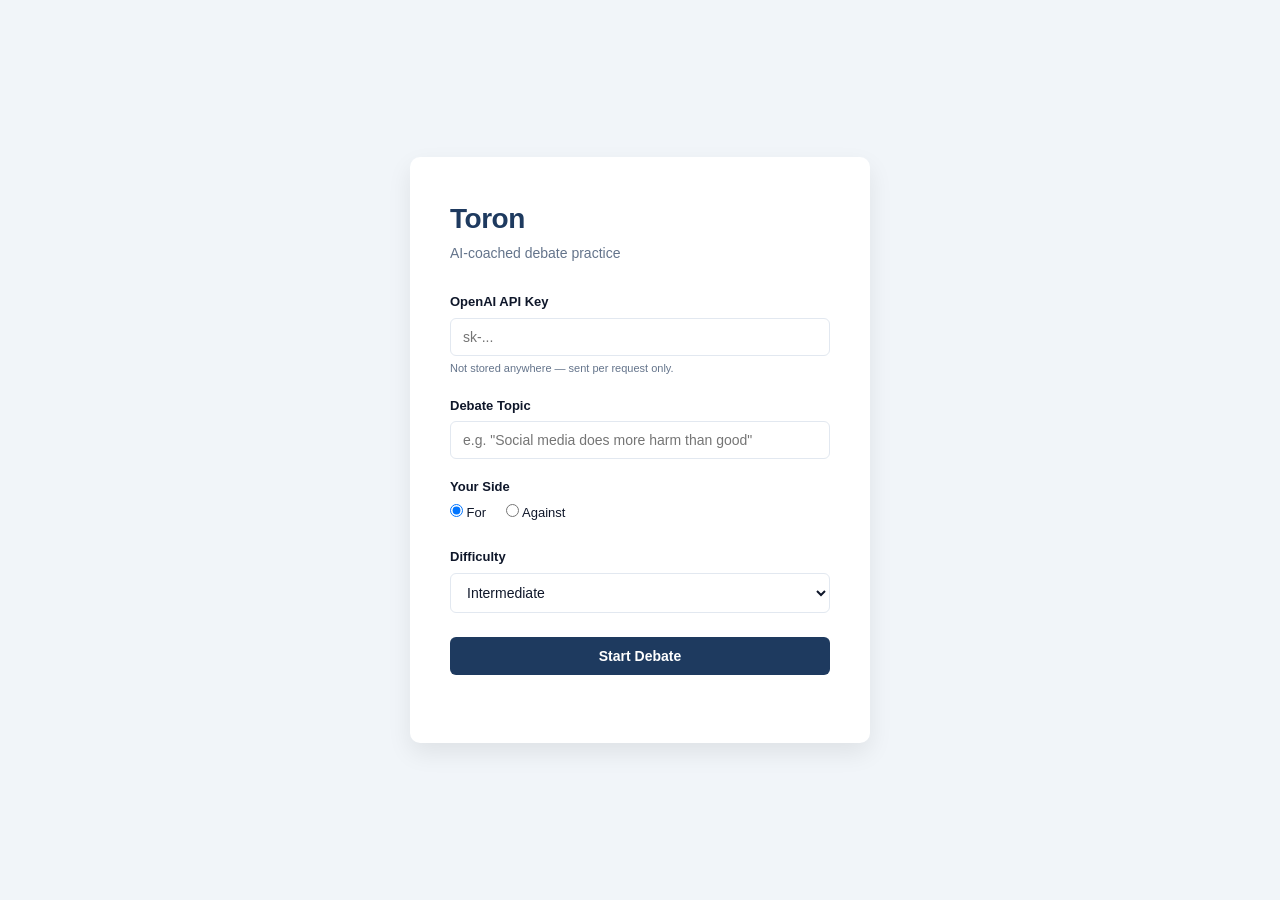
<file: index.html>
<!DOCTYPE html>
<html lang="en">
<head>
  <meta charset="UTF-8" />
  <meta name="viewport" content="width=device-width, initial-scale=1.0" />
  <title>Toron — AI-Coached Debate Practice</title>
  <link rel="stylesheet" href="/static/style.css" />
</head>
<body>

  <!-- ============================================================= -->
  <!-- SETUP SCREEN                                                    -->
  <!-- ============================================================= -->
  <div id="setup-screen" class="screen active">
    <div class="setup-card">
      <h1 class="logo">Toron</h1>
      <p class="tagline">AI-coached debate practice</p>

      <div class="form-group">
        <label for="api-key">OpenAI API Key</label>
        <input id="api-key" type="password" placeholder="sk-..." autocomplete="off" />
        <span class="hint">Not stored anywhere — sent per request only.</span>
      </div>

      <div class="form-group">
        <label for="topic">Debate Topic</label>
        <input id="topic" type="text" placeholder='e.g. "Social media does more harm than good"' />
      </div>

      <div class="form-group">
        <label>Your Side</label>
        <div class="radio-group">
          <label class="radio-label">
            <input type="radio" name="side" value="for" checked /> For
          </label>
          <label class="radio-label">
            <input type="radio" name="side" value="against" /> Against
          </label>
        </div>
      </div>

      <div class="form-group">
        <label for="difficulty">Difficulty</label>
        <select id="difficulty">
          <option value="beginner">Beginner</option>
          <option value="intermediate" selected>Intermediate</option>
          <option value="advanced">Advanced</option>
        </select>
      </div>

      <button id="start-btn" class="btn-primary" onclick="startDebate()">
        Start Debate
      </button>
      <p id="setup-error" class="error"></p>
    </div>
  </div>

  <!-- ============================================================= -->
  <!-- DEBATE SCREEN                                                   -->
  <!-- ============================================================= -->
  <div id="debate-screen" class="screen">

    <!-- Top bar -->
    <header class="debate-header">
      <div class="header-left">
        <span class="logo-sm">Toron</span>
        <span id="header-topic" class="header-topic"></span>
      </div>
      <div class="header-right">
        <span id="turn-counter" class="turn-badge">Turn 1</span>
        <button id="toggle-notes-btn" class="btn-ghost" onclick="toggleNotes()">
          Notes ▸
        </button>
        <button class="btn-danger-sm" onclick="endDebate()">End Debate</button>
      </div>
    </header>

    <div class="debate-body">

      <!-- Chat panel -->
      <div class="chat-panel">
        <div id="chat-messages" class="chat-messages"></div>
        <div class="chat-input-bar">
          <textarea
            id="user-input"
            placeholder="Make your argument..."
            rows="2"
            onkeydown="handleInputKey(event)"
          ></textarea>
          <button id="send-btn" class="btn-primary btn-send" onclick="sendMessage()">
            Send
          </button>
        </div>
      </div>

      <!-- Notes panel -->
      <div id="notes-panel" class="notes-panel collapsed">
        <h3 class="notes-title">Internal Notes</h3>
        <p class="notes-subtitle">Alignment &amp; debugging view</p>

        <div class="notes-section">
          <h4>🟦 AI's Arguments</h4>
          <ul id="notes-ai-points" class="notes-list">
            <li class="empty">No arguments yet.</li>
          </ul>
        </div>

        <div class="notes-section">
          <h4>🟩 Student's Arguments</h4>
          <ul id="notes-student-points" class="notes-list">
            <li class="empty">No arguments yet.</li>
          </ul>
        </div>

        <div class="notes-section">
          <h4>📋 Coach Observations</h4>
          <ul id="notes-coach-obs" class="notes-list">
            <li class="empty">No observations yet.</li>
          </ul>
        </div>
      </div>
    </div>
  </div>

  <!-- ============================================================= -->
  <!-- REPORT CARD MODAL                                               -->
  <!-- ============================================================= -->
  <div id="report-overlay" class="overlay">
    <div class="report-card">
      <h2>Report Card</h2>
      <div id="report-grade" class="grade"></div>
      <p id="report-summary" class="report-summary"></p>

      <div id="report-scores" class="scores-grid"></div>

      <div class="report-section">
        <h4>💪 Strongest Moment</h4>
        <p id="report-strength"></p>
      </div>

      <div class="report-section">
        <h4>🎯 Biggest Area for Growth</h4>
        <p id="report-weakness"></p>
      </div>

      <div class="report-section">
        <h4>📝 Key Takeaways</h4>
        <ul id="report-takeaways"></ul>
      </div>

      <button class="btn-primary" onclick="resetApp()">New Debate</button>
    </div>
  </div>

  <!-- ============================================================= -->
  <!-- LOADING OVERLAY                                                 -->
  <!-- ============================================================= -->
  <div id="loading-overlay" class="overlay loading-overlay">
    <div class="spinner"></div>
    <p id="loading-text">Thinking...</p>
  </div>

  <script src="/static/app.js"></script>
</body>
</html>
</file>
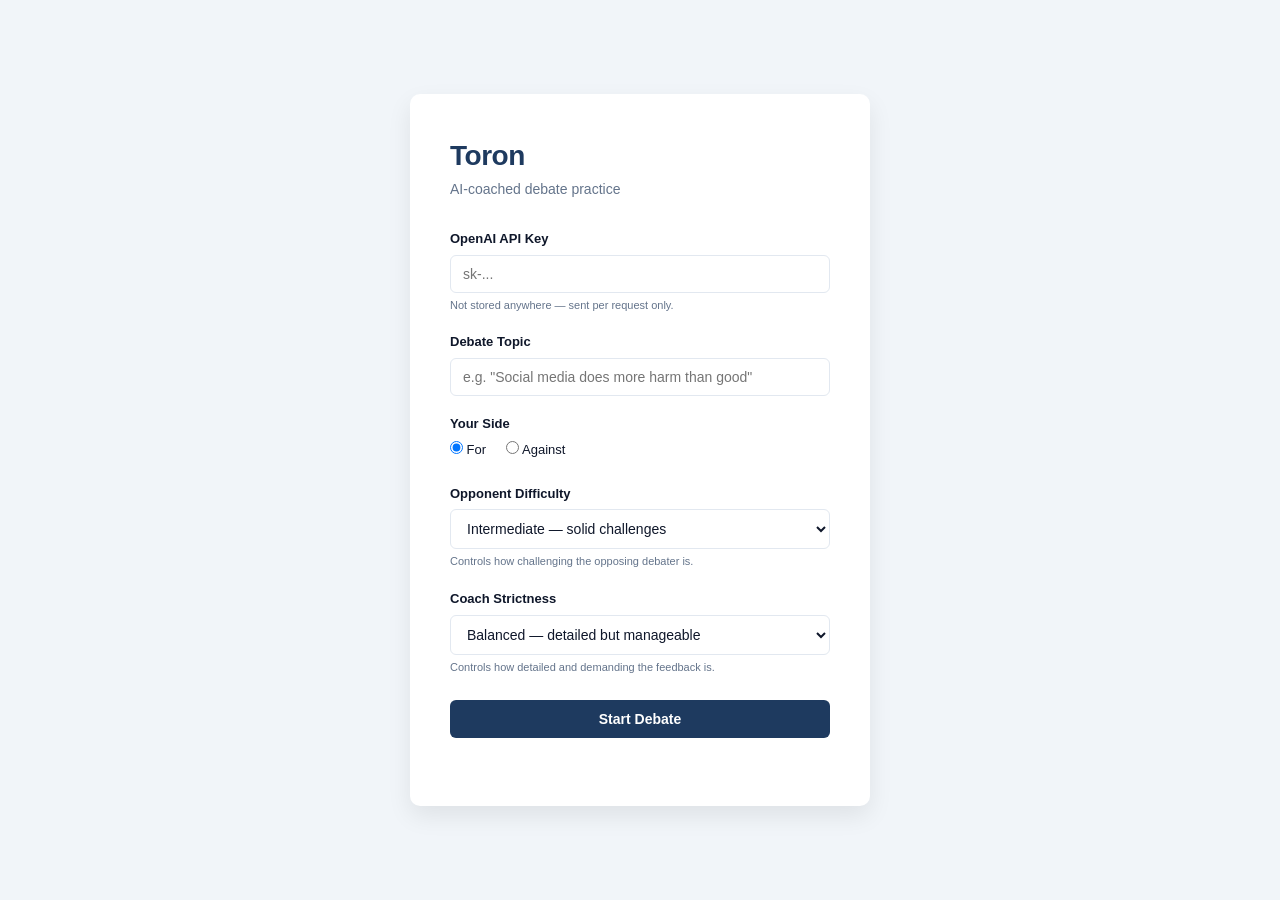
<file: static/index.html>
<!DOCTYPE html>
<html lang="en">
<head>
  <meta charset="UTF-8" />
  <!-- viewport meta makes the page responsive on mobile -->
  <meta name="viewport" content="width=device-width, initial-scale=1.0" />
  <title>Toron — AI-Coached Debate Practice</title>
  <link rel="stylesheet" href="/static/style.css" />
</head>
<body>

  <!--
    THREE SCREENS, one visible at a time:
      1. setup-screen   — config form (visible on load via class="active")
      2. debate-screen   — chat + notes panel
      3. report-overlay  — modal with scores (overlays debate screen)

    Screen switching is done in app.js by adding/removing the .active class.
    CSS rule: .screen { display: none } / .screen.active { display: flex }

    Plus a loading-overlay shown during OpenAI API calls.

    Element IDs are referenced in app.js via document.getElementById().
    CSS classes are toggled via el.classList.add/remove/toggle().
    onclick= attributes call functions defined in app.js.
  -->


  <!-- ============================================================= -->
  <!-- SCREEN 1: SETUP — Visible on page load                        -->
  <!-- ============================================================= -->
  <!-- class="active" makes this the initially visible screen -->
  <div id="setup-screen" class="screen active">
    <!-- Centered card containing the config form -->
    <div class="setup-card">
      <h1 class="logo">Toron</h1>
      <p class="tagline">AI-coached debate practice</p>

      <!--
        API key input. type="password" masks the characters.
        autocomplete="off" prevents browsers from caching it.
        JS reads the value via: document.getElementById("api-key").value
      -->
      <div class="form-group">
        <label for="api-key">OpenAI API Key</label>
        <input id="api-key" type="password" placeholder="sk-..." autocomplete="off" />
        <span class="hint">Not stored anywhere — sent per request only.</span>
      </div>

      <!-- Debate topic — free text input -->
      <div class="form-group">
        <label for="topic">Debate Topic</label>
        <input id="topic" type="text" placeholder='e.g. "Social media does more harm than good"' />
      </div>

      <!--
        Side selection. Radio buttons with name="side" form a group
        (only one can be selected at a time).
        JS reads the selected value via:
          document.querySelector('input[name="side"]:checked').value
        Returns "for" or "against".
      -->
      <div class="form-group">
        <label>Your Side</label>
        <div class="radio-group">
          <label class="radio-label">
            <input type="radio" name="side" value="for" checked /> For
          </label>
          <label class="radio-label">
            <input type="radio" name="side" value="against" /> Against
          </label>
        </div>
      </div>

      <!--
        Difficulty select. Controls opponent aggressiveness and
        coach pickiness (separate configs in app.py).
        JS reads via: document.getElementById("difficulty").value
        Returns "beginner", "intermediate", or "advanced".
      -->
      <div class="form-group">
        <label for="opponent-difficulty">Opponent Difficulty</label>
        <select id="opponent-difficulty">
          <option value="beginner">Beginner — straightforward arguments</option>
          <option value="intermediate" selected>Intermediate — solid challenges</option>
          <option value="advanced">Advanced — aggressive, sophisticated opponent</option>
        </select>
        <span class="hint">Controls how challenging the opposing debater is.</span>
      </div>
      
      <div class="form-group">
        <label for="coach-difficulty">Coach Strictness</label>
        <select id="coach-difficulty">
          <option value="beginner">Supportive — focus on key improvements</option>
          <option value="intermediate" selected>Balanced — detailed but manageable</option>
          <option value="advanced">Rigorous — flag subtle weaknesses too</option>
        </select>
        <span class="hint">Controls how detailed and demanding the feedback is.</span>
      </div>

      <!-- onclick= calls startDebate() in app.js -->
      <button id="start-btn" class="btn-primary" onclick="startDebate()">
        Start Debate
      </button>
      <!-- Error message area. JS sets: errorEl.textContent = "..." -->
      <p id="setup-error" class="error"></p>
    </div>
  </div>


  <!-- ============================================================= -->
  <!-- SCREEN 2: DEBATE — Chat + notes, shown after setup             -->
  <!-- ============================================================= -->
  <!-- No .active class — hidden until JS adds it in startDebate() -->
  <div id="debate-screen" class="screen">

    <!--
      TOP BAR: branding, turn counter, toggle buttons, end debate.
      Header is flex-shrink: 0 so it stays fixed-height when chat grows.
    -->
    <header class="debate-header">
      <div class="header-left">
        <span class="logo-sm">Toron</span>
        <!-- JS sets this text: document.getElementById("header-topic").textContent = topic -->
        <span id="header-topic" class="header-topic"></span>
      </div>
      <div class="header-right">
        <!-- Turn counter — updated by updateTurn() in JS -->
        <span id="turn-counter" class="turn-badge">Turn 1</span>

        <!--
          COACH TOGGLE: shows/hides ALL inline coach feedback globally.
          Mechanism: toggleCoach() in JS adds/removes .coaching-hidden
          on #chat-messages. CSS rule:
            .chat-messages.coaching-hidden .coach-feedback { display: none }
          Button text changes to "Coach ✓" when visible.
        -->
        <button id="toggle-coach-btn" class="btn-ghost" onclick="toggleCoach()">
          Coach
        </button>

        <!--
          NOTES TOGGLE: slides the side panel in/out.
          Mechanism: toggleNotes() adds/removes .collapsed on #notes-panel.
          CSS animates width from 320px to 0 via transition.
          Arrow flips: ▸ (open it) → ◂ (close it).
        -->
        <button id="toggle-notes-btn" class="btn-ghost" onclick="toggleNotes()">
          Notes ▸
        </button>

        <!-- Downloads the current cumulative notes as a .md file -->
        <button class="btn-ghost" onclick="downloadNotes()">⬇ Notes</button>

        <!-- Triggers endDebate(): confirm dialog → POST /api/end → report card -->
        <button class="btn-danger-sm" onclick="endDebate()">End Debate</button>
      </div>
    </header>

    <!--
      BODY: two-column flex layout.
        Left:  chat panel (flex: 1 = fills remaining space)
        Right: notes panel (fixed 320px, collapses to 0 when hidden)
    -->
    <div class="debate-body">

      <!-- LEFT COLUMN: Chat -->
      <div class="chat-panel">
        <!--
          Chat message container. Messages are appended here by JS
          via insertAdjacentHTML("beforeend", html).

          class="coaching-hidden" is the DEFAULT state — hides all
          .coach-feedback elements. The Coach toggle button removes
          this class to reveal them.

          Messages are structured as:
            <div class="msg ai|user">
              <div class="msg-label">Opponent|You</div>
              <div class="msg-bubble">text</div>
              <div class="coach-feedback">...</div>  (AI messages only)
            </div>
        -->
        <div id="chat-messages" class="chat-messages coaching-hidden"></div>

        <!-- Input bar pinned to bottom (border-top separates from messages) -->
        <div class="chat-input-bar">
          <!--
            Enter sends the message (handled by handleInputKey in JS).
            Shift+Enter inserts a newline.
            rows="2" sets initial height; resize: none in CSS prevents dragging.
          -->
          <textarea
            id="user-input"
            placeholder="Make your argument..."
            rows="2"
            onkeydown="handleInputKey(event)"
          ></textarea>
          <!-- Disabled during API calls via: sendBtn.disabled = true -->
          <button id="send-btn" class="btn-primary btn-send" onclick="sendMessage()">
            Send
          </button>
        </div>
      </div>

      <!--
        RIGHT COLUMN: Notes panel (alignment/debugging view).

        Shows the model's internal tracking of arguments + observations.
        Starts collapsed (class="collapsed" → width: 0, opacity: 0).
        Notes toggle button removes .collapsed to slide it open.

        Three <ul> lists are updated by renderNotesList() in JS,
        which replaces all <li> children each time.

        Data comes from session["notes"] on the backend — accumulated
        server-side via list.extend(), not by the model.
      -->
      <div id="notes-panel" class="notes-panel collapsed">
        <h3 class="notes-title">Internal Notes</h3>
        <p class="notes-subtitle">Alignment &amp; debugging view</p>

        <div class="notes-section">
          <h4>🟦 AI's Arguments</h4>
          <!-- JS updates via: document.getElementById("notes-ai-points").innerHTML = ... -->
          <ul id="notes-ai-points" class="notes-list">
            <li class="empty">No arguments yet.</li>
          </ul>
        </div>

        <div class="notes-section">
          <h4>🟩 Student's Arguments</h4>
          <ul id="notes-student-points" class="notes-list">
            <li class="empty">No arguments yet.</li>
          </ul>
        </div>

        <div class="notes-section">
          <h4>📋 Coach Observations</h4>
          <ul id="notes-coach-obs" class="notes-list">
            <li class="empty">No observations yet.</li>
          </ul>
        </div>
      </div>
    </div>
  </div>


  <!-- ============================================================= -->
  <!-- REPORT CARD MODAL — Overlays the debate screen                 -->
  <!-- ============================================================= -->
  <!--
    Full-screen overlay with backdrop blur. Hidden by default
    (CSS: .overlay { display: none }). Shown when JS adds .active
    (CSS: .overlay.active { display: flex }).

    Content is rendered dynamically by renderReportCard() in JS.
    The scores grid (#report-scores) is populated with score-row divs.
    The takeaways list (#report-takeaways) is populated with <li> elements.
  -->
  <div id="report-overlay" class="overlay">
    <div class="report-card">
      <h2>Report Card</h2>
      <!-- Large grade letter — set by JS: el.textContent = "B+" -->
      <div id="report-grade" class="grade"></div>
      <p id="report-summary" class="report-summary"></p>

      <!-- Score bars rendered dynamically by renderReportCard() -->
      <div id="report-scores" class="scores-grid"></div>

      <div class="report-section">
        <h4>💪 Strongest Moment</h4>
        <p id="report-strength"></p>
      </div>

      <div class="report-section">
        <h4>🎯 Biggest Area for Growth</h4>
        <p id="report-weakness"></p>
      </div>

      <div class="report-section">
        <h4>📝 Key Takeaways</h4>
        <ul id="report-takeaways"></ul>
      </div>

      <!-- Actions: download final notes + start over -->
      <div class="report-actions">
        <button class="btn-ghost" onclick="downloadNotes()">⬇ Download Notes</button>
        <!-- resetApp() clears all state and shows the setup screen -->
        <button class="btn-primary" onclick="resetApp()">New Debate</button>
      </div>
    </div>
  </div>


  <!-- ============================================================= -->
  <!-- LOADING OVERLAY — Shown during OpenAI API calls                -->
  <!-- ============================================================= -->
  <!-- Same overlay mechanism as report card: .active toggles display -->
  <div id="loading-overlay" class="overlay loading-overlay">
    <div class="spinner"></div>
    <!-- Text updated by showLoading("Custom message...") -->
    <p id="loading-text">Thinking...</p>
  </div>

  <!-- Load JS last so all DOM elements exist before the script runs -->
  <script src="/static/app.js"></script>
</body>
</html>
</file>
<file: static/style.css>
/* ================================================================
   Toron Demo — Styles
   ================================================================
   Single stylesheet for all three screens (setup, debate, report).
   Uses CSS custom properties (variables) for consistent theming.

   Key CSS concepts used here:
     - var(--name)       → references a CSS variable defined in :root
     - display: flex     → flexbox layout (like a 1D grid)
     - flex: 1           → grow to fill available space
     - position: fixed   → positioned relative to the viewport (not scrollable)
     - transition        → animate property changes over time
     - classList toggle  → JS adds/removes classes to trigger style changes
   ================================================================ */


/* ----------------------------------------------------------------
   Design tokens (CSS variables)
   ----------------------------------------------------------------
   Defined on :root (the <html> element), so they're available everywhere.
   Usage: color: var(--primary);
   Change a value here and it updates everywhere it's used.
   ---------------------------------------------------------------- */
:root {
  --primary: #1e3a5f;            /* dark blue — headings, primary buttons */
  --primary-light: #2563eb;      /* brighter blue — accents, links, score highlights */
  --primary-bg: #eff6ff;         /* very light blue — badge backgrounds */
  --bg: #f1f5f9;                 /* light gray — page background */
  --card: #ffffff;               /* white — card/panel backgrounds */
  --text: #0f172a;               /* near-black — body text */
  --text-muted: #64748b;         /* gray — secondary text, hints, labels */
  --border: #e2e8f0;             /* light gray — borders between elements */
  --border-light: #f1f5f9;       /* very light — subtle dividers inside panels */
  --success: #059669;            /* green — praise text, high scores (8+) */
  --success-bg: #ecfdf5;
  --warning: #d97706;            /* amber — criticism text, mid scores (4-5) */
  --warning-bg: #fffbeb;
  --danger: #dc2626;             /* red — errors, end debate button, low scores */
  --danger-bg: #fef2f2;
  --radius: 10px;                /* default border radius for cards */
  --shadow: 0 1px 3px rgba(0,0,0,.06), 0 1px 2px rgba(0,0,0,.04);     /* subtle shadow */
  --shadow-lg: 0 10px 25px rgba(0,0,0,.08);  /* larger shadow for cards/modals */
}

/* Reset all elements to remove browser default margins/padding */
* { margin: 0; padding: 0; box-sizing: border-box; }

body {
  font-family: -apple-system, BlinkMacSystemFont, "Segoe UI", Roboto, sans-serif;
  background: var(--bg);
  color: var(--text);
  line-height: 1.6;        /* space between lines of text (1.6 = 160% of font size) */
  height: 100vh;            /* 100% of viewport height */
  overflow: hidden;         /* no page-level scrollbar — each panel scrolls independently */
}


/* ----------------------------------------------------------------
   Screen system
   ----------------------------------------------------------------
   .screen elements are hidden by default (display: none).
   Adding .active shows them (display: flex).
   JS toggles .active to switch between setup/debate screens.
   ---------------------------------------------------------------- */

.screen {
  display: none;    /* hidden by default */
  height: 100vh;    /* fill the full viewport */
}
.screen.active {
  display: flex;    /* visible — flex enables layout control of children */
}


/* ----------------------------------------------------------------
   Setup screen
   ----------------------------------------------------------------
   A single centered card with the config form.
   ---------------------------------------------------------------- */

#setup-screen {
  /* Center the card both horizontally and vertically */
  align-items: center;      /* vertical centering (cross axis) */
  justify-content: center;  /* horizontal centering (main axis) */
}

.setup-card {
  background: var(--card);
  border-radius: var(--radius);
  box-shadow: var(--shadow-lg);   /* elevated card effect */
  padding: 40px;
  width: 100%;
  max-width: 460px;   /* don't get wider than this on large screens */
}

.logo {
  font-size: 28px;
  font-weight: 700;             /* bold */
  letter-spacing: -.5px;        /* slightly tighter letter spacing */
  color: var(--primary);
}

.tagline {
  color: var(--text-muted);
  font-size: 14px;
  margin-bottom: 28px;          /* space before the form fields */
}

/* Form elements — shared styles for inputs, selects */

.form-group {
  margin-bottom: 18px;           /* vertical space between form fields */
}

.form-group label {
  display: block;                /* label on its own line above the input */
  font-size: 13px;
  font-weight: 600;             /* semi-bold */
  color: var(--text);
  margin-bottom: 5px;
}

.form-group input[type="text"],
.form-group input[type="password"],
.form-group select {
  width: 100%;                   /* fill the card width */
  padding: 10px 12px;           /* inner spacing (vertical horizontal) */
  border: 1px solid var(--border);
  border-radius: 6px;
  font-size: 14px;
  color: var(--text);
  background: var(--card);
  transition: border-color .15s;  /* smooth color change on focus */
}

/* Focus state — blue border + glow ring when the input is selected */
.form-group input:focus,
.form-group select:focus {
  outline: none;                           /* remove default browser outline */
  border-color: var(--primary-light);      /* blue border */
  box-shadow: 0 0 0 3px rgba(37, 99, 235, .1);  /* subtle blue glow */
}

.hint {
  display: block;
  font-size: 11px;
  color: var(--text-muted);
  margin-top: 4px;
}

/* Radio button group — horizontal layout */
.radio-group {
  display: flex;
  gap: 20px;     /* space between the two radio options */
}

.radio-label {
  font-size: 14px;
  font-weight: 400 !important;  /* override the form-group label bold */
  display: flex;
  align-items: center;          /* vertically center the radio + text */
  gap: 6px;                     /* space between radio circle and text */
  cursor: pointer;              /* hand cursor on hover */
}

/* Primary button (blue, full-width) */
.btn-primary {
  width: 100%;
  padding: 11px;
  background: var(--primary);
  color: #fff;
  border: none;
  border-radius: 6px;
  font-size: 14px;
  font-weight: 600;
  cursor: pointer;
  transition: background .15s;   /* smooth darken on hover */
  margin-top: 6px;
}

.btn-primary:hover { background: #15304d; }   /* slightly darker on hover */
.btn-primary:disabled {
  opacity: .5;           /* grayed out when disabled (during loading) */
  cursor: not-allowed;   /* "no" cursor icon */
}

/* Error text below the start button */
.error {
  color: var(--danger);
  font-size: 13px;
  margin-top: 10px;
  min-height: 18px;    /* reserve space so the card doesn't jump when error appears */
}


/* ----------------------------------------------------------------
   Debate screen — header (top bar)
   ----------------------------------------------------------------
   Fixed-height bar with branding, topic, controls.
   flex-shrink: 0 prevents it from shrinking when the chat panel
   needs more space.
   ---------------------------------------------------------------- */

#debate-screen {
  flex-direction: column;   /* stack header above body vertically */
}

.debate-header {
  display: flex;
  align-items: center;           /* vertically center header content */
  justify-content: space-between; /* push left group and right group apart */
  padding: 10px 20px;
  background: var(--card);
  border-bottom: 1px solid var(--border);
  flex-shrink: 0;                /* don't compress the header */
}

.header-left {
  display: flex;
  align-items: center;
  gap: 14px;                     /* space between logo and topic */
}

.logo-sm {
  font-size: 18px;
  font-weight: 700;
  color: var(--primary);
  letter-spacing: -.3px;
}

/* Topic text in the header — truncated with ... if too long */
.header-topic {
  font-size: 13px;
  color: var(--text-muted);
  max-width: 400px;
  overflow: hidden;              /* hide overflowing text */
  text-overflow: ellipsis;       /* show ... at the end */
  white-space: nowrap;           /* prevent line wrapping */
}

.header-right {
  display: flex;
  align-items: center;
  gap: 10px;                     /* space between buttons */
}

/* Turn counter badge — "Turn 3" */
.turn-badge {
  font-size: 12px;
  font-weight: 600;
  color: var(--primary-light);
  background: var(--primary-bg);  /* light blue background */
  padding: 4px 10px;
  border-radius: 20px;           /* pill shape */
}

/* Ghost button — transparent with border (Coach, Notes, Download) */
.btn-ghost {
  background: none;
  border: 1px solid var(--border);
  border-radius: 6px;
  padding: 5px 12px;
  font-size: 13px;
  cursor: pointer;
  color: var(--text);
  transition: background .1s;
}

.btn-ghost:hover { background: var(--border-light); }  /* subtle highlight on hover */

/* End Debate button — red outline, fills red on hover */
.btn-danger-sm {
  background: none;
  border: 1px solid var(--danger);
  color: var(--danger);
  border-radius: 6px;
  padding: 5px 12px;
  font-size: 13px;
  font-weight: 500;
  cursor: pointer;
  transition: all .1s;
}

.btn-danger-sm:hover {
  background: var(--danger);  /* fill with red */
  color: #fff;                 /* white text on red background */
}


/* ----------------------------------------------------------------
   Debate screen — body (chat + notes columns)
   ----------------------------------------------------------------
   Horizontal flex layout. Chat panel takes remaining space (flex: 1).
   Notes panel is fixed 320px width, collapsing to 0 when hidden.
   ---------------------------------------------------------------- */

.debate-body {
  display: flex;       /* horizontal layout: chat | notes */
  flex: 1;             /* fill all vertical space below the header */
  overflow: hidden;    /* prevent body from scrolling; panels scroll individually */
}

/* Chat panel — left column, fills available width */
.chat-panel {
  flex: 1;                     /* grow to fill space not taken by notes panel */
  display: flex;
  flex-direction: column;      /* stack messages above input bar */
  min-width: 0;                /* allow flex item to shrink below content size */
}

/* Scrollable message area */
.chat-messages {
  flex: 1;                     /* fill space above the input bar */
  overflow-y: auto;            /* vertical scroll when messages overflow */
  padding: 20px;
  display: flex;
  flex-direction: column;      /* stack messages top-to-bottom */
  gap: 16px;                   /* space between messages */
}

/* Message container — holds label + bubble + optional coach feedback */
.msg {
  max-width: 80%;              /* messages don't span the full width */
  line-height: 1.55;
}

/* Opponent messages align left, student messages align right */
.msg.ai { align-self: flex-start; }   /* left side */
.msg.user { align-self: flex-end; }   /* right side */

/* "OPPONENT" / "YOU" label above each bubble */
.msg-label {
  font-size: 11px;
  font-weight: 600;
  text-transform: uppercase;   /* force uppercase */
  letter-spacing: .5px;        /* slightly spread out */
  margin-bottom: 4px;
}

.msg.ai .msg-label { color: var(--primary-light); }                 /* blue */
.msg.user .msg-label { color: var(--text-muted); text-align: right; }  /* gray, right-aligned */

/* Message bubble */
.msg-bubble {
  padding: 12px 16px;
  border-radius: var(--radius);
  font-size: 14px;
  white-space: pre-wrap;       /* preserve line breaks from model output */
}

/* Opponent bubble: white with border */
.msg.ai .msg-bubble {
  background: var(--card);
  border: 1px solid var(--border);
}

/* Student bubble: blue with white text */
.msg.user .msg-bubble {
  background: var(--primary);
  color: #fff;
}


/* ----------------------------------------------------------------
   Coach feedback (inline, below opponent's message)
   ----------------------------------------------------------------
   VISIBILITY MECHANISM:
     - .coaching-hidden is a class on the #chat-messages container
     - When present (default), all .coach-feedback children are hidden
     - The Coach toggle button in JS adds/removes .coaching-hidden
     - This shows/hides ALL feedback blocks at once with one class change

   The feedback HTML is always in the DOM — it's just display:none.
   This means the user can debate first, then toggle coaching on to
   see all the feedback retroactively.
   ---------------------------------------------------------------- */

/* When .coaching-hidden is on the parent, hide all feedback blocks */
.chat-messages.coaching-hidden .coach-feedback {
  display: none;
}

/* Feedback container — appears below the opponent's bubble */
.coach-feedback {
  margin-top: 10px;
  padding: 10px 14px;
  border-radius: 8px;
  font-size: 13px;
  background: var(--border-light);
  border-left: 3px solid var(--primary-light);  /* blue accent bar on the left edge */
}

/* "COACH FEEDBACK" heading */
.coach-feedback strong {
  display: block;              /* own line */
  font-size: 11px;
  text-transform: uppercase;
  letter-spacing: .5px;
  color: var(--text-muted);
  margin-bottom: 4px;
}

/* Praise text (green) with checkmark prefix */
.feedback-praise {
  color: var(--success);
  margin-bottom: 6px;
}

/* Criticism text (amber) with triangle prefix */
.feedback-criticism {
  color: var(--warning);
}

/* ::before pseudo-elements add text before the element's content */
.feedback-praise::before { content: "✓ "; }
.feedback-criticism::before { content: "△ "; }


/* Input bar — pinned to bottom of chat panel */
.chat-input-bar {
  padding: 12px 20px;
  border-top: 1px solid var(--border);  /* line separating from messages */
  background: var(--card);
  display: flex;                         /* horizontal: textarea + button */
  gap: 10px;
  align-items: flex-end;                 /* align button to bottom of textarea */
}

.chat-input-bar textarea {
  flex: 1;               /* fill available width (minus button) */
  padding: 10px 12px;
  border: 1px solid var(--border);
  border-radius: 8px;
  font-size: 14px;
  font-family: inherit;  /* use the body font, not monospace */
  resize: none;           /* prevent manual resizing by dragging */
  color: var(--text);
  line-height: 1.5;
}

.chat-input-bar textarea:focus {
  outline: none;
  border-color: var(--primary-light);
}

/* Override btn-primary defaults for the send button */
.btn-send {
  width: auto;       /* don't stretch to full width */
  padding: 10px 20px;
  margin-top: 0;     /* remove the margin-top from .btn-primary */
  flex-shrink: 0;    /* don't compress the button when textarea grows */
}


/* ----------------------------------------------------------------
   Notes panel (right sidebar)
   ----------------------------------------------------------------
   Fixed-width panel showing the model's internal tracking.
   Collapsible: JS toggles .collapsed on/off.

   COLLAPSE MECHANISM:
     - Default state has .collapsed (added in HTML)
     - .collapsed sets width/padding/opacity to 0
     - transition property animates all three over 0.2 seconds
     - Notes toggle button removes .collapsed to slide it open
   ---------------------------------------------------------------- */

.notes-panel {
  width: 320px;                /* fixed width */
  background: var(--card);
  border-left: 1px solid var(--border);  /* vertical divider from chat */
  overflow-y: auto;            /* scroll if notes exceed panel height */
  padding: 20px;
  /* Animate width, padding, and opacity when .collapsed is toggled */
  transition: width .2s, padding .2s, opacity .2s;
  flex-shrink: 0;              /* don't compress — either full width or 0 */
}

/* Collapsed state — all dimensions go to 0 */
.notes-panel.collapsed {
  width: 0;
  padding: 0;
  opacity: 0;          /* fade out */
  overflow: hidden;    /* hide content that hasn't finished collapsing */
}

.notes-title {
  font-size: 15px;
  font-weight: 700;
  color: var(--primary);
  margin-bottom: 2px;
}

.notes-subtitle {
  font-size: 11px;
  color: var(--text-muted);
  margin-bottom: 18px;
}

.notes-section { margin-bottom: 18px; }

.notes-section h4 {
  font-size: 13px;
  font-weight: 600;
  margin-bottom: 6px;
}

/* Note items — unstyled list (no bullets) */
.notes-list {
  list-style: none;  /* remove bullet points */
  padding: 0;
}

.notes-list li {
  font-size: 13px;
  padding: 5px 0;
  border-bottom: 1px solid var(--border-light);  /* subtle divider */
  color: var(--text);
}

/* Placeholder text when no notes exist yet */
.notes-list li.empty {
  color: var(--text-muted);
  font-style: italic;
}


/* ----------------------------------------------------------------
   Overlay system (report card + loading)
   ----------------------------------------------------------------
   Full-screen overlays cover the entire viewport.
   Hidden by default (display: none). Shown via .active (display: flex).
   backdrop-filter: blur() blurs the content behind the overlay.

   Both the report card and loading spinner use this same mechanism.
   ---------------------------------------------------------------- */

.overlay {
  display: none;             /* hidden by default */
  position: fixed;           /* positioned relative to viewport, not page */
  inset: 0;                  /* shorthand for top:0 right:0 bottom:0 left:0 */
  background: rgba(15, 23, 42, .5);  /* semi-transparent dark backdrop */
  backdrop-filter: blur(4px);         /* blur the debate screen behind it */
  z-index: 100;              /* stack above everything else */
  align-items: center;       /* center content vertically */
  justify-content: center;   /* center content horizontally */
}

.overlay.active {
  display: flex;             /* show and enable flexbox centering */
}


/* ----------------------------------------------------------------
   Report card modal
   ----------------------------------------------------------------
   Scrollable card centered in the overlay. Contains:
     - Letter grade (large, centered)
     - Summary text
     - Five score rows (bar + rationale each)
     - Strongest moment / biggest weakness
     - Takeaways list
     - Action buttons (download + new debate)

   Score bars use inline styles set by JS:
     style="width:70%;background:#2563eb;"
   The width represents the score (score/10 * 100%), and the color
   is determined by scoreColor() in JS.
   ---------------------------------------------------------------- */

.report-card {
  background: var(--card);
  border-radius: 12px;
  box-shadow: var(--shadow-lg);
  padding: 36px;
  width: 100%;
  max-width: 600px;
  max-height: 90vh;          /* don't exceed 90% of viewport height */
  overflow-y: auto;          /* scroll if content is taller than max-height */
}

.report-card h2 {
  font-size: 22px;
  font-weight: 700;
  color: var(--primary);
  margin-bottom: 12px;
}

/* Large grade display — e.g., "B+" */
.grade {
  font-size: 56px;
  font-weight: 800;        /* extra bold */
  text-align: center;
  margin: 8px 0;
  color: var(--primary);
}

.report-summary {
  text-align: center;
  color: var(--text-muted);
  font-size: 14px;
  margin-bottom: 24px;
}

/* Container for all five score rows */
.scores-grid {
  display: flex;
  flex-direction: column;   /* stack score rows vertically */
  gap: 12px;
  margin-bottom: 24px;
}

/* Individual score row: label+number, bar, rationale */
.score-row {
  display: flex;
  flex-direction: column;
  gap: 4px;
}

/* Top line: label on left, "7/10" on right */
.score-row-top {
  display: flex;
  justify-content: space-between;
  align-items: center;
}

.score-label { font-size: 13px; font-weight: 600; }
.score-value { font-size: 13px; font-weight: 700; color: var(--primary-light); }

/* Score bar background (gray track) */
.score-bar-bg {
  height: 6px;
  background: var(--border-light);
  border-radius: 3px;
  overflow: hidden;   /* clip the fill bar's rounded corners cleanly */
}

/* Score bar fill (colored portion — width and color set by JS inline styles) */
.score-bar-fill {
  height: 100%;
  border-radius: 3px;
  transition: width .4s ease;  /* animate the bar when rendered */
}

/* Rationale text below each score bar */
.score-rationale {
  font-size: 12px;
  color: var(--text-muted);
  line-height: 1.4;
}

/* Sections: strongest moment, biggest weakness, takeaways */
.report-section { margin-bottom: 18px; }
.report-section h4 { font-size: 14px; font-weight: 600; margin-bottom: 6px; }
.report-section p,
.report-section li { font-size: 14px; color: var(--text); line-height: 1.5; }
.report-section ul { padding-left: 18px; }  /* indent bullet list */
.report-section li { margin-bottom: 4px; }

.report-card .btn-primary { margin-top: 20px; }

/* Action buttons row at bottom of report card */
.report-actions {
  display: flex;
  gap: 10px;
  margin-top: 20px;
}

.report-actions .btn-primary {
  flex: 1;           /* New Debate button fills remaining space */
  margin-top: 0;     /* override the general margin-top */
}

.report-actions .btn-ghost {
  flex-shrink: 0;    /* Download button doesn't compress */
}


/* ----------------------------------------------------------------
   Loading overlay
   ----------------------------------------------------------------
   Same overlay mechanism as the report card.
   Shows a spinning circle and a text message.
   ---------------------------------------------------------------- */

.loading-overlay {
  flex-direction: column;      /* stack spinner above text vertically */
  gap: 16px;
  background: rgba(15, 23, 42, .35);  /* slightly lighter than report overlay */
}

/* Spinning circle — uses a border trick:
   three sides are semi-transparent, one side is white.
   The animation rotates it continuously. */
.spinner {
  width: 36px;
  height: 36px;
  border: 3px solid rgba(255,255,255,.3);  /* gray circle */
  border-top-color: #fff;                   /* white top edge = the "spinner" */
  border-radius: 50%;                       /* make it circular */
  animation: spin .7s linear infinite;      /* rotate continuously */
}

/* Keyframe animation: rotate from 0 to 360 degrees */
@keyframes spin { to { transform: rotate(360deg); } }

#loading-text {
  color: #fff;
  font-size: 14px;
  font-weight: 500;
}


/* ----------------------------------------------------------------
   Responsive — mobile adjustments
   ----------------------------------------------------------------
   @media (max-width: 768px) applies these styles only when the
   viewport is 768px wide or less (tablets and phones).
   ---------------------------------------------------------------- */

@media (max-width: 768px) {
  .setup-card { padding: 24px; margin: 16px; }   /* smaller padding on mobile */
  .notes-panel { width: 260px; }                   /* narrower notes panel */
  .notes-panel.collapsed { width: 0; }
  .msg { max-width: 92%; }                         /* messages can be wider */
  .header-topic { max-width: 160px; }              /* truncate topic sooner */
}
</file>
